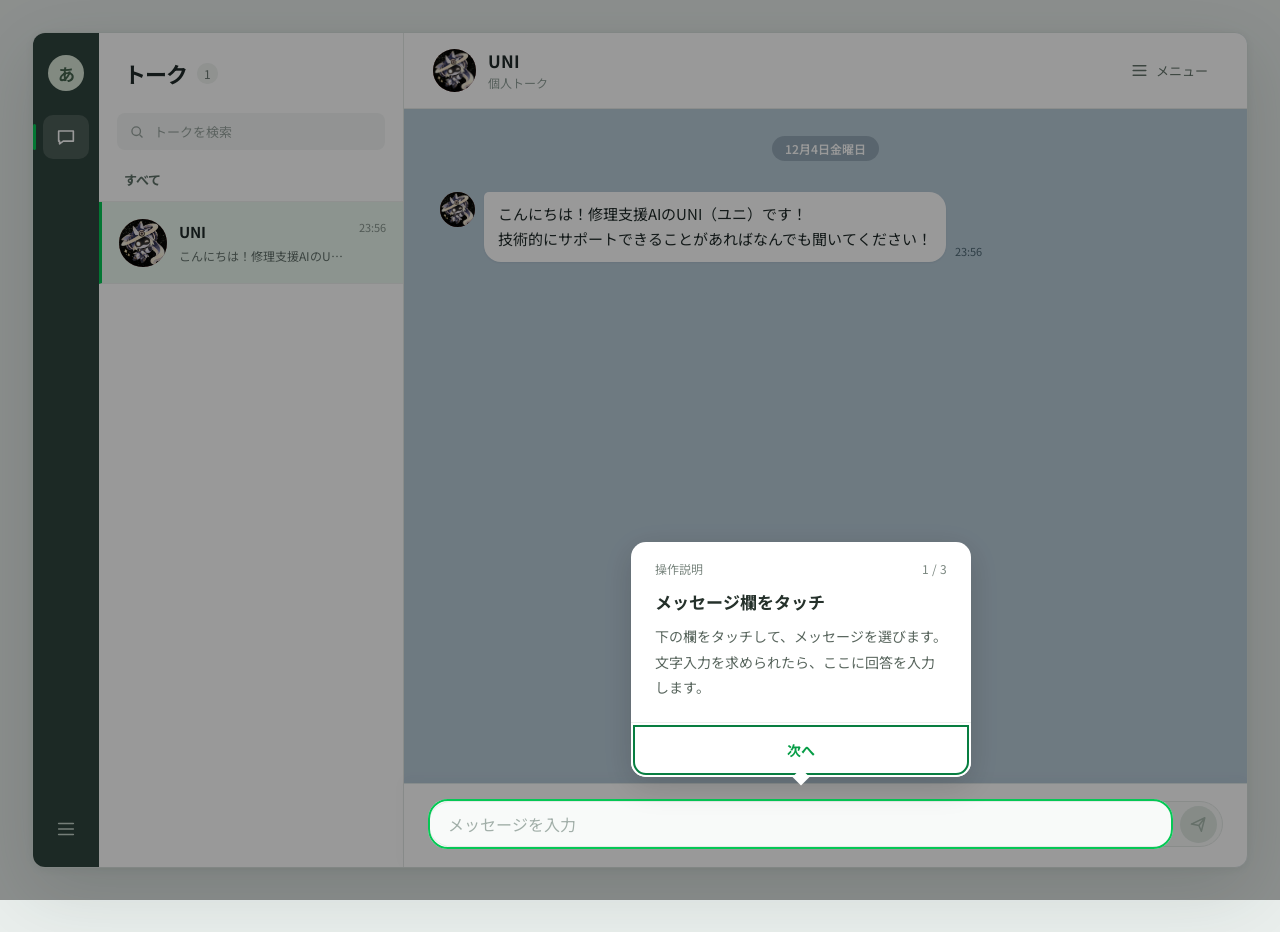
<file: chatTalk/index.html>
<!doctype html>
<html lang="ja">
  <head>
    <meta charset="UTF-8" />
    <meta name="viewport" content="width=device-width, initial-scale=1, interactive-widget=resizes-content" />
    <meta name="theme-color" content="#273d36" />
    <meta name="description" content="チャットを始めましょう！" />
    <title>トーク | chatTalk</title>
    <link rel="icon" type="image/svg+xml" href="data:image/svg+xml,%3Csvg xmlns='http://www.w3.org/2000/svg' viewBox='0 0 64 64'%3E%3Crect width='64' height='64' rx='16' fill='%2306c755'/%3E%3Cpath d='M14 22h36v22H31l-10 7v-7h-7z' fill='white'/%3E%3C/svg%3E" />
    <link rel="stylesheet" href="./styles.css" />
    <link rel="stylesheet" href="./file-card.css" />
    <link rel="stylesheet" href="./image-viewer.css" />
    <script src="./image-viewer.js" defer></script>
    <script src="./file-card.js" defer></script>
    <script src="./clear-card.js" defer></script>
    <script src="./uni-story.js" defer></script>
    <script src="./story-compiler.js" defer></script>
    <script src="./script.js" defer></script>
  </head>
  <body>
    <div class="app-shell">
      <nav class="rail" aria-label="アプリメニュー">
        <div class="rail-avatar" aria-label="自分のプロフィール">あ</div>
        <button class="rail-button active" type="button" aria-label="トーク" aria-current="page">
          <svg viewBox="0 0 24 24" aria-hidden="true"><path d="M4 5.5h16v11H9l-4 3v-3H4z" /></svg>
        </button>
        <div class="rail-spacer"></div>
        <button class="rail-button rail-bottom" id="rail-reset" type="button" aria-label="トークメニュー" aria-haspopup="dialog" aria-controls="chat-menu">
          <svg viewBox="0 0 24 24" aria-hidden="true"><path d="M4 6h16M4 12h16M4 18h16" /></svg>
        </button>
      </nav>

      <aside class="conversation-list" id="conversation-list" aria-label="トーク一覧">
        <div class="list-heading"><h1 id="list-title" tabindex="-1">トーク</h1><span class="list-count" id="list-count"></span></div>
        <div class="list-search"><svg viewBox="0 0 24 24" aria-hidden="true"><circle cx="10.8" cy="10.8" r="6.4"/><path d="m16 16 4.2 4.2"/></svg><span>トークを検索</span></div>
        <div class="list-section">すべて</div>
        <div id="conversation-items"></div>
        <div class="mobile-tabbar" aria-label="現在のタブ"><svg viewBox="0 0 24 24" aria-hidden="true"><path d="M4 5.5h16v11H9l-4 3v-3H4z" /></svg><span>トーク</span></div>
      </aside>

      <main class="chat-panel" id="chat-panel" tabindex="-1">
        <header class="chat-header">
          <button class="back-button" id="back-to-list" type="button" aria-label="トーク一覧に戻る">
            <svg viewBox="0 0 24 24" aria-hidden="true"><path d="m14.5 4-8 8 8 8" /></svg>
          </button>
          <div class="header-person"><div class="avatar avatar-header" aria-hidden="true"></div><div><div class="contact-name"></div><div class="contact-caption">個人トーク</div></div></div>
          <button class="header-reset" id="header-reset" type="button" aria-label="トークメニュー" aria-haspopup="dialog" aria-controls="chat-menu">
            <svg viewBox="0 0 24 24" aria-hidden="true"><path d="M4 6h16M4 12h16M4 18h16" /></svg><span>メニュー</span>
          </button>
        </header>

        <div class="chat-scroll" id="chat-scroll" role="log" aria-live="polite" aria-label="トーク">
          <div class="chat-content" id="messages"></div>
        </div>

        <div class="picker-backdrop" id="picker-backdrop" hidden></div>
        <section class="composer" aria-label="メッセージを作成">
          <div class="choice-panel" id="choice-panel" role="dialog" aria-label="送れるメッセージを選択" hidden>
            <div class="suggestion-heading"><span id="suggestion-heading">送れるメッセージ</span><button id="picker-back" type="button" hidden>戻る</button></div>
            <div class="suggestions" id="suggestions"></div>
            <p class="picker-empty" id="picker-empty" hidden>以前内容はありません。</p>
          </div>
          <div class="prompt-actions" id="prompt-actions" hidden></div>
          <form id="message-form" class="input-row" autocomplete="off">
            <label class="sr-only" for="message-input">メッセージを入力</label>
            <input id="message-input" type="text" placeholder="メッセージを入力" readonly inputmode="none" enterkeyhint="send" aria-haspopup="dialog" aria-controls="choice-panel" aria-expanded="false" />
            <button id="send-button" class="send-button" type="submit" aria-label="送信" disabled>
              <svg viewBox="0 0 24 24" aria-hidden="true"><path d="m3 11.5 17-8-4.4 17-3.1-7.2zM12.5 13.3 20 3.5" /></svg>
            </button>
          </form>
        </section>
      </main>
      <section class="chat-placeholder" aria-label="トークを選択">
        <svg viewBox="0 0 48 48" aria-hidden="true"><path d="M8 10h32v24H22L12 41v-7H8z"/><path d="M16 19h16M16 25h11"/></svg>
        <h2>トークを選択</h2>
        <p>左の一覧から、話したい相手を選んでください。</p>
      </section>
    </div>
    <dialog id="chat-menu" class="reset-dialog" aria-label="トークメニュー">
      <form method="dialog" class="chat-menu-actions">
        <button class="menu-close" aria-label="閉じる">×</button>
        <button type="button" id="menu-undo">送信取り消し</button>
        <button type="button" id="menu-reset">UNIとのトークをやり直す</button>
      </form>
    </dialog>
    <dialog id="reset-dialog" class="reset-dialog" role="alertdialog" aria-labelledby="reset-title" aria-describedby="reset-description">
      <div class="reset-dialog-body" aria-live="polite" aria-atomic="true">
        <h2 id="reset-title">リセットの確認</h2>
        <p id="reset-description">UNIのすべてのトーク履歴とメモリをリセットしますか？この処理は取り消しできません。</p>
      </div>
      <div class="reset-dialog-actions">
        <button id="reset-cancel" type="button" autofocus>リセットしない</button>
        <button id="reset-confirm" type="button">リセットする</button>
      </div>
    </dialog>
    <dialog id="chat-tutorial" class="tutorial" aria-labelledby="tutorial-title" aria-describedby="tutorial-description">
      <div class="tutorial-spotlight" aria-hidden="true"></div>
      <section class="tutorial-card">
        <div class="tutorial-topline">
          <span class="tutorial-label">操作説明</span>
          <span id="tutorial-step" class="tutorial-step">1 / 3</span>
        </div>
        <div class="tutorial-body" aria-live="polite" aria-atomic="true">
          <h2 id="tutorial-title">メッセージ欄をタッチ</h2>
          <p id="tutorial-description">下の欄をタッチして、メッセージを選びます。文字入力を求められたら、ここに回答を入力します。</p>
        </div>
        <div class="tutorial-footer">
          <button id="tutorial-back" class="tutorial-back" type="button" hidden>戻る</button>
          <button id="tutorial-next" class="tutorial-next" type="button" autofocus><span>次へ</span></button>
        </div>
      </section>
    </dialog>
    <div id="notice" class="notice" role="status" aria-live="polite"></div>
  </body>
</html>
</file>
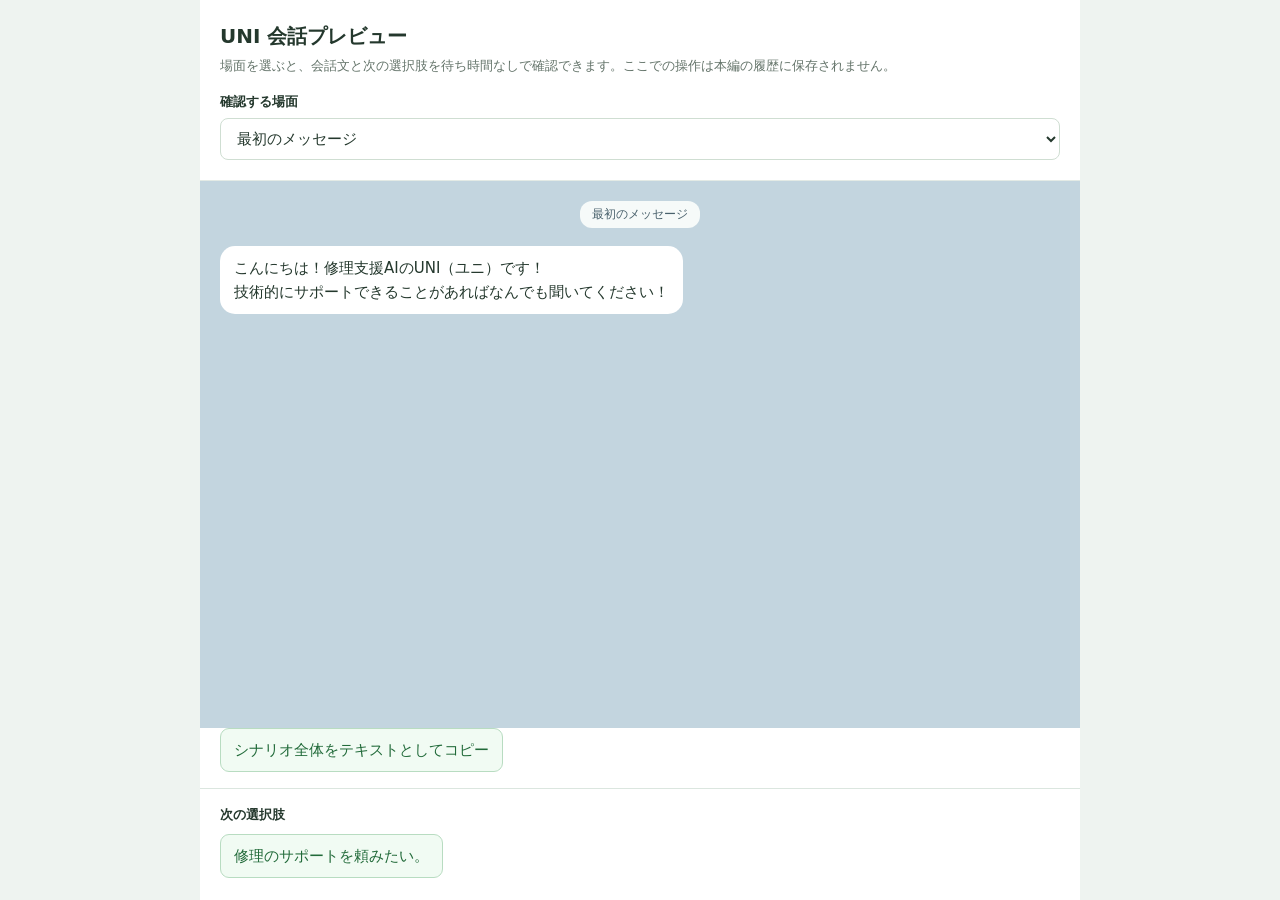
<file: chatTalk/story-preview.html>
<!doctype html>
<html lang="ja">
  <head>
    <meta charset="UTF-8" />
    <meta name="viewport" content="width=device-width, initial-scale=1" />
    <title>UNI 会話プレビュー</title>
    <style>
      * { box-sizing: border-box; }
      body { margin: 0; color: #24382d; background: #eef3f0; font: 15px/1.6 system-ui, sans-serif; }
      .preview-shell { width: min(880px, 100%); min-height: 100dvh; margin: auto; background: #fff; display: flex; flex-direction: column; }
      header { padding: 20px; border-bottom: 1px solid #e3eae5; }
      h1 { margin: 0 0 4px; font-size: 20px; }
      .note { margin: 0 0 15px; color: #64746a; font-size: 13px; }
      label { display: block; margin-bottom: 5px; font-size: 13px; font-weight: 700; }
      select { width: 100%; padding: 10px 12px; border: 1px solid #cfded2; border-radius: 8px; background: #fff; color: inherit; font: inherit; }
      main { flex: 1; padding: 20px; background: #c3d5df; }
      .scene-heading { margin: 0 auto 18px; width: fit-content; padding: 4px 12px; border-radius: 12px; background: #f6faf9; color: #49616c; font-size: 12px; }
      .bubble { max-width: min(78%, 560px); width: fit-content; margin: 0 auto 12px 0; padding: 10px 14px; border-radius: 15px; background: #fff; white-space: pre-wrap; overflow-wrap: anywhere; }
      .bubble.mine { margin: 0 0 12px auto; background: #a9ee8e; }
      .bubble.image { padding: 5px; background: transparent; }
      .bubble.image img { display: block; max-width: 100%; max-height: min(50dvh, 420px); border-radius: 12px; object-fit: contain; }
      .bubble.image .image-fallback { display: grid; place-items: center; width: min(66vw, 300px); min-height: 90px; padding: 14px; border: 1px dashed #bbcfc0; border-radius: 12px; background: #f8faf9; color: #62756a; text-align: center; }
      .bubble.image .image-fallback[hidden], .bubble.image img[hidden] { display: none; }
      .timing { margin: 0 0 18px; color: #4d6571; font-size: 12px; }
      .variant-switch { display: flex; flex-wrap: wrap; gap: 8px; margin: 0 0 18px; }
      .variant-switch button[aria-pressed="true"] { border-color: #158b4b; background: #d6f2df; }
      .text-tools { display: flex; align-items: center; gap: 10px; padding: 0 20px 16px; }
      .copy-status { margin: 0; color: #64746a; font-size: 13px; }
      footer { padding: 16px 20px 22px; border-top: 1px solid #dbe6df; }
      .next-heading { margin: 0 0 8px; font-size: 13px; font-weight: 700; }
      .choices { display: flex; flex-wrap: wrap; gap: 8px; }
      button { padding: 9px 13px; border: 1px solid #b8dcc1; border-radius: 9px; background: #f1fbf3; color: #216a39; font: inherit; text-align: left; cursor: pointer; }
      button:hover { background: #dcf4e2; }
      .error { color: #a12b2b; }
    </style>
    <link rel="stylesheet" href="./file-card.css" />
    <link rel="stylesheet" href="./image-viewer.css" />
    <script src="./image-viewer.js" defer></script>
    <script src="./file-card.js" defer></script>
    <script src="./uni-story.js" defer></script>
    <script src="./story-compiler.js" defer></script>
    <script src="./story-preview.js" defer></script>
  </head>
  <body>
    <div class="preview-shell">
      <header>
        <h1>UNI 会話プレビュー</h1>
        <p class="note">場面を選ぶと、会話文と次の選択肢を待ち時間なしで確認できます。ここでの操作は本編の履歴に保存されません。</p>
        <label for="scene-select">確認する場面</label>
        <select id="scene-select"></select>
      </header>
      <main id="scene-content" aria-live="polite"></main>
      <div class="text-tools">
        <button id="copy-chat-text" type="button">シナリオ全体をテキストとしてコピー</button>
        <p id="copy-status" class="copy-status" role="status" aria-live="polite"></p>
      </div>
      <footer>
        <p class="next-heading">次の選択肢</p>
        <div id="next-choices" class="choices"></div>
      </footer>
    </div>
  </body>
</html>
</file>
<file: chatTalk/styles.css>
@import url('https://fonts.googleapis.com/css2?family=Noto+Sans+JP:wght@400;500;600;700&display=swap');

:root { font-family: 'Noto Sans JP', system-ui, -apple-system, 'Segoe UI', sans-serif; color: #202b2a; background: #e9eeec; font-synthesis: none; }
* { box-sizing: border-box; }
html, body { margin: 0; height: 100%; overscroll-behavior-x: none; }
button, input { font: inherit; }
button { cursor: pointer; }
button:focus-visible, input:focus-visible { outline: 3px solid #087e41; outline-offset: 2px; }
.sr-only { position: absolute; width: 1px; height: 1px; padding: 0; margin: -1px; overflow: hidden; clip: rect(0,0,0,0); white-space: nowrap; border: 0; }
.app-shell { display: flex; width: min(1400px, calc(100% - 64px)); height: min(880px, calc(100dvh - 64px)); min-height: min(570px, calc(100dvh - 64px)); margin: 32px auto; overflow: hidden; border: 1px solid #d8e0dd; border-radius: 13px; background: #fff; box-shadow: 0 22px 70px rgba(36,65,58,.14), 0 2px 8px rgba(36,65,58,.06); }
.rail { width: 66px; flex: 0 0 66px; background: #30453e; display: flex; flex-direction: column; align-items: center; padding: 22px 0 16px; gap: 24px; color: #fff; }
.rail-avatar { width: 36px; height: 36px; border-radius: 50%; display: grid; place-items: center; background: #d9e7d8; color: #46644f; font-size: 17px; font-weight: 700; }
.rail-button { border: 0; color: #c3d2ca; background: transparent; height: 44px; width: 46px; border-radius: 10px; display: grid; place-items: center; }
.rail-button.active { color: #fff; background: rgba(255,255,255,.14); position: relative; }
.rail-button.active::before { content: ''; position: absolute; height: 26px; width: 3px; border-radius: 2px; background: #06c755; left: -10px; }
.rail-button:hover, .header-reset:hover { background: rgba(255,255,255,.18); }
.rail-button svg, .header-reset svg { width: 22px; height: 22px; fill: none; stroke: currentColor; stroke-width: 1.8; stroke-linecap: round; stroke-linejoin: round; }
.rail-spacer { flex: 1; }
.conversation-list { flex: 0 0 305px; min-width: 0; border-right: 1px solid #e5e9e7; background: #fff; }
.list-heading { height: 80px; display: flex; align-items: center; gap: 10px; padding: 0 25px; }
.list-heading h1 { font-size: 22px; margin: 0; font-weight: 700; letter-spacing: -.04em; }
.list-count { font-size: 12px; color: #6e7b75; background: #f0f3f1; padding: 2px 7px; border-radius: 10px; }
.list-search { margin: 0 18px 20px; height: 37px; border-radius: 8px; background: #f4f6f5; color: #9aa5a1; display: flex; gap: 9px; align-items: center; padding: 0 12px; font-size: 13px; }
.list-search svg { height: 16px; width: 16px; fill: none; stroke: currentColor; stroke-width: 2; }
.list-section { color: #60736a; font-size: 13px; font-weight: 700; padding: 0 25px 12px; border-bottom: 1px solid #eef1ef; }
.conversation-item { display: flex; align-items: center; gap: 12px; width: 100%; min-height: 82px; padding: 12px 17px; background: #fff; border: 0; border-left: 3px solid transparent; border-bottom: 1px solid #edf1ee; text-align: left; color: inherit; touch-action: manipulation; }
.conversation-item[aria-current="true"] { background: #eaf7ee; border-left-color: #06c755; }
.mobile-tabbar,.back-button { display: none; }
.avatar { border-radius: 50%; flex: none; display: grid; place-items: center; color: #fff; background: linear-gradient(145deg,#e9ab95,#ba6e79); font-weight: 700; box-shadow: inset 0 1px 2px rgba(255,255,255,.2); }
.avatar img, .rail-avatar img { display: block; width: 100%; height: 100%; border-radius: inherit; object-fit: cover; }
.avatar-image-error { padding: 3px; color: #273d36; font-size: 8px; line-height: 1; text-align: center; overflow-wrap: anywhere; }
.avatar-small { height: 48px; width: 48px; font-size: 19px; }
.conversation-summary { min-width: 0; flex: 1; }
.conversation-title { display: block; font-size: 15px; font-weight: 700; margin-bottom: 5px; }
.conversation-preview { display: block; color: #65736e; font-size: 12px; white-space: nowrap; overflow: hidden; text-overflow: ellipsis; }
.conversation-side { align-self: stretch; display: flex; flex-direction: column; align-items: flex-end; justify-content: space-between; min-width: 25px; }
.conversation-time { color: #87958f; font-size: 11px; margin-top: 5px; }
.unread-badge { display: grid; place-items: center; min-width: 21px; height: 21px; padding: 0 5px; border-radius: 12px; background: #06c755; color: #fff; font-size: 12px; font-weight: 700; line-height: 1; }
.unread-badge[hidden] { display: none; }
.chat-panel { flex: 1; min-width: 0; display: flex; flex-direction: column; background: #b8cbd8; }
.chat-placeholder { display: none; flex: 1; min-width: 0; flex-direction: column; align-items: center; justify-content: center; padding: 32px; background: #f5f8f6; color: #84978c; text-align: center; }
.chat-placeholder svg { width: 56px; height: 56px; margin-bottom: 18px; fill: none; stroke: #a5bbad; stroke-width: 1.5; stroke-linecap: round; stroke-linejoin: round; }
.chat-placeholder h2 { margin: 0 0 10px; color: #61776a; font-size: 18px; font-weight: 600; }
.chat-placeholder p { margin: 0; font-size: 13px; line-height: 1.8; }
.app-shell.list-only .chat-panel { display: none; }
.app-shell.list-only .chat-placeholder { display: flex; }
.chat-header { height: 76px; flex: 0 0 76px; background: #fff; border-bottom: 1px solid #e8ece9; display: flex; align-items: center; justify-content: space-between; padding: 0 29px; z-index: 1; }
.header-person { display: flex; align-items: center; gap: 12px; }
.avatar-header { width: 43px; height: 43px; font-size: 18px; }
.contact-name { font-size: 17px; font-weight: 700; line-height: 1.35; }
.contact-caption { color: #91a09a; font-size: 12px; margin-top: 2px; }
.header-reset { color: #64746b; background: transparent; border: 0; display: flex; align-items: center; gap: 7px; border-radius: 8px; padding: 8px 10px; font-size: 13px; }
.header-reset:hover { background: #f0f3f1; }
.header-reset svg { width: 19px; height: 19px; }
.chat-scroll { flex: 1; min-height: 0; overflow-y: auto; overscroll-behavior: contain; touch-action: pan-y; background-color: #b8cbd8; background-image: radial-gradient(rgba(255,255,255,.15) .7px,transparent .7px); background-size: 18px 18px; scrollbar-color: rgba(66,93,105,.3) transparent; }
.chat-content { max-width: 880px; margin: 0 auto; min-height: 100%; padding: 27px 36px 34px; }
.date-label { margin: 0 auto 31px; width: fit-content; color: #fff; background: rgba(62,87,99,.29); border-radius: 13px; padding: 4px 13px; font-size: 12px; font-weight: 600; }
.empty-prompt { margin: min(22vh,150px) auto 0; width: fit-content; max-width: 85%; padding: 8px 14px; border-radius: 14px; color: #536e77; background: rgba(255,255,255,.44); font-size: 13px; text-align: center; }
.message-row { display: flex; align-items: flex-end; gap: 9px; margin-top: 16px; animation: rise .22s ease-out both; }
.message-row.mine { justify-content: flex-end; }
.message-avatar { width: 35px; height: 35px; font-size: 15px; align-self: flex-start; }
.bubble { max-width: min(70%, 480px); padding: 10px 14px; border-radius: 17px; background: #fff; font-size: 15px; line-height: 1.65; white-space: pre-wrap; overflow-wrap: anywhere; box-shadow: 0 1px 2px rgba(38,62,73,.08); }
.bubble.has-image { padding: 5px; overflow: hidden; }
.bubble.has-image .message-text { display: block; padding: 5px 9px 8px; }
.message-image { display: block; width: auto; max-width: 100%; max-height: min(50dvh, 420px); border-radius: 12px; object-fit: contain; }
.image-placeholder { display: grid; place-items: center; box-sizing: border-box; width: min(66vw, 300px); min-height: 160px; padding: 18px; border: 1px dashed #cbd8d2; border-radius: 12px; background: #f6f8f7; color: #64736b; font-size: 14px; text-align: center; }
.message-row.theirs .bubble { border-top-left-radius: 5px; }
.message-row.mine .bubble { background: #a9ee8e; border-top-right-radius: 5px; }
.message-row .bubble.image-only { padding: 0; border-radius: 12px; background: transparent; box-shadow: none; }
.message-meta { color: #4e6874; font-size: 11px; white-space: nowrap; line-height: 1.4; margin-bottom: 2px; }
.message-row.mine .message-meta { text-align: right; }
.typing .bubble { display: flex; align-items: center; gap: 4px; height: 38px; min-width: 52px; }
.typing-dot { width: 6px; height: 6px; border-radius: 50%; background: #8eaaa4; animation: pulse 1s ease-in-out infinite; }
.typing-dot:nth-child(2) { animation-delay: .14s; }.typing-dot:nth-child(3) { animation-delay: .28s; }
.picker-backdrop { position: fixed; inset: 0; z-index: 2; background: rgba(31,48,46,.16); }
.picker-backdrop[hidden],.choice-panel[hidden] { display: none; }
.composer { position: relative; z-index: 3; flex: none; background: #fff; border-top: 1px solid #e0e9e9; padding: 17px 24px 20px; box-shadow: 0 -3px 12px rgba(66,87,94,.04); }
.choice-panel { position: absolute; bottom: calc(100% + 9px); left: 24px; right: 24px; max-height: min(50dvh,360px); overflow-y: auto; padding: 16px; background: #fff; border: 1px solid #e4ebe7; border-radius: 15px; box-shadow: 0 12px 42px rgba(23,52,45,.19); }
.suggestion-heading { display: flex; justify-content: space-between; color: #63756e; font-size: 13px; font-weight: 700; margin: 0 2px 12px; }
.suggestion-heading button { border: 0; background: none; color: #266c44; font: inherit; cursor: pointer; }
.suggestion-heading button[hidden],.picker-empty[hidden] { display: none; }
.picker-empty { margin: 6px 2px 2px; color: #63756e; font-size: 14px; }
.suggestions { display: flex; flex-direction: column; gap: 7px; }
.suggestion { width: 100%; border-radius: 9px; padding: 11px 13px; min-height: 44px; border: 1px solid #e2ede6; background: #f4fbf6; color: #266c44; font-size: 14px; font-weight: 600; text-align: left; transition: background .15s; }
.suggestion:not(:disabled):hover { background: #dcf7e4; }
.suggestion.is-sent { color: #8a9b90; background: #f1f4f2; border-color: #e7ebe8; cursor: default; }
.suggestion.is-history-entry { background: #f0edfa; border-color: #d8ceef; color: #5b4b87; }
.suggestion.is-history-entry:not(:disabled):hover { background: #e9e2f7; }
.suggestion.is-return-entry { background: #fff3e7; border-color: #ead2b7; color: #815525; }
.suggestion.is-return-entry:not(:disabled):hover { background: #ffe9d4; }
.prompt-actions { display: flex; flex-wrap: wrap; gap: 8px; margin-bottom: 10px; }
.prompt-actions[hidden] { display: none; }
.prompt-actions button { border: 1px solid #d8e8de; border-radius: 18px; background: #f4fbf6; color: #266c44; padding: 8px 12px; font-size: 13px; font-weight: 600; }
.prompt-actions button:hover { background: #dcf7e4; }
.prompt-actions .show-choices { background: #fff; color: #536e77; border-color: #dce4e0; }
.input-row { display: flex; align-items: center; gap: 12px; border: 1px solid #e5eae7; background: #f8faf9; border-radius: 24px; min-height: 46px; padding: 3px 5px 3px 17px; }
.input-row:focus-within { background: #fff; border-color: #72c996; box-shadow: 0 0 0 3px rgba(6,199,85,.09); }
.input-row input { border: 0; outline: none; background: transparent; color: #26342d; width: 100%; min-width: 0; font-size: 16px; cursor: text; }
.input-row input[readonly] { cursor: pointer; caret-color: transparent; }
.input-row input::placeholder { color: #a2afa9; }
.input-row input:disabled { cursor: default; }
.input-row input:focus-visible { outline: none; }
.send-button { border: none; display: grid; place-items: center; flex: 0 0 37px; height: 37px; border-radius: 50%; background: #06c755; color: white; transition: background .15s; }
.send-button:hover:not(:disabled) { background: #05ac4a; }
.send-button:disabled { background: #dfe8e2; color: #aabbb0; cursor: default; }
.send-button svg { width: 19px; height: 19px; fill: none; stroke: currentColor; stroke-linejoin: round; stroke-linecap: round; stroke-width: 1.9; }
.notice { position: fixed; z-index: 5; left: 50%; bottom: 26px; transform: translate(-50%,12px); max-width: min(90vw,440px); background: #253c32; color: #fff; border-radius: 9px; padding: 11px 16px; font-size: 13px; text-align: center; box-shadow: 0 8px 24px rgba(0,0,0,.2); opacity: 0; pointer-events: none; transition: opacity .2s, transform .2s; }
.notice.visible { opacity: 1; transform: translate(-50%,0); }
.reset-dialog { width: min(340px, calc(100% - 40px)); max-height: calc(100dvh - 32px); padding: 0; border: 0; border-radius: 15px; color: #25312b; background: #fff; box-shadow: 0 12px 48px rgba(0,0,0,.18); }
.reset-dialog::backdrop { background: rgba(0,0,0,.4); }
.chat-menu-actions { display: grid; padding: 10px; }
.chat-menu-actions button { padding: 12px; border: 0; background: transparent; text-align: left; font: inherit; }
.chat-menu-actions button:hover:enabled { background: #f0f3f1; }
.chat-menu-actions .menu-close { justify-self: end; line-height: 1; }
.reset-dialog-body { padding: 25px 25px 24px; text-align: center; }
.reset-dialog h2 { margin: 0 0 13px; font-size: 17px; font-weight: 700; line-height: 1.5; }
.reset-dialog p { margin: 0; font-size: 14px; line-height: 1.85; overflow-wrap: anywhere; }
.reset-dialog-actions { display: flex; border-top: 1px solid #edf0ee; }
.reset-dialog-actions button { flex: 1; min-width: 0; min-height: 54px; padding: 14px 8px; border: 0; background: #fff; color: #68756d; font-size: 14px; }
.reset-dialog-actions button + button { border-left: 1px solid #edf0ee; color: #069d46; font-weight: 700; }
.reset-dialog-actions button:hover { background: #f5f8f6; }
.reset-dialog-actions button:focus-visible { outline-offset: -4px; }
.tutorial { position: fixed; inset: 0; width: 100%; height: 100%; max-width: none; max-height: none; margin: 0; padding: 0; border: 0; background: transparent; color: #25312b; overflow: hidden; overscroll-behavior: contain; }
.tutorial::backdrop { background: transparent; }
.tutorial-spotlight { position: absolute; border: 2px solid #06c755; border-radius: 20px; box-shadow: 0 0 0 9999px rgba(0,0,0,.4); pointer-events: none; }
.tutorial[data-step="1"] .tutorial-spotlight,.tutorial[data-step="3"] .tutorial-spotlight { border-radius: 50%; }
.tutorial-card { position: absolute; display: flex; flex-direction: column; width: min(340px, calc(100% - 32px)); border-radius: 15px; background: #fff; box-shadow: 0 8px 32px rgba(0,0,0,.16); animation: tutorial-enter .2s ease-out; }
.tutorial-card::after { content: ''; position: absolute; bottom: -6px; left: var(--pointer-left,50%); width: 12px; height: 12px; background: #fff; transform: translateX(-50%) rotate(45deg); }
.tutorial:is([data-step="2"], [data-step="3"]) .tutorial-card::after { top: -6px; bottom: auto; }
.tutorial-topline { display: flex; align-items: center; justify-content: space-between; gap: 12px; flex: none; padding: 18px 24px 0; }
.tutorial-label,.tutorial-step { color: #7b8780; font-size: 12px; }
.tutorial-body { min-height: 0; padding: 12px 24px 22px; overflow-y: auto; }
.tutorial h2 { margin: 0 0 10px; font-size: 17px; line-height: 1.5; font-weight: 700; }
.tutorial p { margin: 0; color: #59665e; font-size: 14px; line-height: 1.8; }
.tutorial-footer { display: flex; flex: none; border-top: 1px solid #edf0ee; }
.tutorial-footer button { flex: 1; min-width: 0; min-height: 54px; padding: 14px 8px; border: 0; background: #fff; color: #68756d; font-size: 14px; }
.tutorial-back { border-radius: 0 0 0 15px; }
.tutorial-footer .tutorial-next { border-left: 1px solid #edf0ee; border-radius: 0 0 15px 0; color: #069d46; font-weight: 700; }
.tutorial-back[hidden] + .tutorial-next { border-left: 0; border-bottom-left-radius: 15px; }
.tutorial-footer button:hover { background: #f5f8f6; }
.tutorial button:focus-visible { outline: 2px solid #087e41; outline-offset: -4px; }
@keyframes tutorial-enter { from { opacity: 0; transform: translateY(6px); } to { opacity: 1; transform: translateY(0); } }
@media (max-height: 440px) {
  .tutorial-topline { padding: 12px 20px 0; }
  .tutorial-body { padding: 8px 20px 14px; }
  .tutorial h2 { margin-bottom: 6px; }
  .tutorial p { font-size: 13px; line-height: 1.7; }
  .tutorial-footer button { min-height: 46px; padding: 10px 8px; }
}
@keyframes rise { from { opacity: 0; transform: translateY(6px); } to { opacity: 1; transform: translateY(0); } }
@keyframes pulse { 0%,60%,100% { opacity: .35; transform: translateY(0); } 30% { opacity: 1; transform: translateY(-3px); } }
@media (max-width: 950px) { .app-shell { width: 100%; height: 100dvh; min-height: 0; margin: 0; border: 0; border-radius: 0; } .conversation-list { flex-basis: 260px; } }
@media (max-width: 700px) {
  html,body { overflow: hidden; }
  .app-shell { position: fixed; top: var(--visual-top,0px); left: 0; width: 100%; height: var(--visual-height,100dvh); margin: 0; }
  .rail { display: none; }
  .conversation-list { display: flex; flex-direction: column; flex: 1 1 100%; min-width: 0; border: 0; }
  .chat-panel { display: none; }
  .app-shell.list-only .chat-placeholder { display: none; }
  .app-shell.mobile-chat-open .conversation-list { display: none; }
  .app-shell.mobile-chat-open .chat-panel { display: flex; }
  .list-heading { height: 76px; padding: 0 22px; }
  .list-heading h1 { font-size: 27px; }
  .list-search { margin: 0 16px 18px; }
  .list-section { padding: 0 22px 12px; }
  .conversation-item, .conversation-item[aria-current="true"] { background: #fff; border-left: 0; border-bottom: 1px solid #edf1ee; padding: 14px 20px; }
  .mobile-tabbar { margin-top: auto; min-height: 65px; padding-bottom: env(safe-area-inset-bottom); border-top: 1px solid #e9eeeb; display: flex; flex-direction: column; justify-content: center; align-items: center; gap: 2px; color: #08ad50; font-size: 11px; font-weight: 700; }
  .mobile-tabbar svg { width: 23px; height: 23px; fill: none; stroke: currentColor; stroke-width: 1.8; stroke-linejoin: round; }
  .chat-header { height: 66px; flex-basis: 66px; padding: 0 14px 0 7px; justify-content: flex-start; }
  .back-button { display: grid; place-items: center; width: 37px; height: 42px; margin-right: 4px; padding: 0; border: 0; background: transparent; color: #354a41; }
  .back-button svg { width: 23px; height: 23px; fill: none; stroke: currentColor; stroke-width: 2; stroke-linecap: round; stroke-linejoin: round; }
  .chat-header .header-reset { margin-left: auto; }
  .chat-content { padding: 23px 15px 30px; }
  .composer { padding: 12px 13px max(13px, env(safe-area-inset-bottom)); }
  .app-shell.keyboard-open .composer { padding-bottom: 10px; }
  .choice-panel { left: 10px; right: 10px; bottom: calc(100% + 6px); max-height: min(55dvh,450px); }
  .bubble { max-width: min(79%, 480px); font-size: 15px; }
  .header-reset span { display: none; }
  .header-reset { padding: 8px; }
  .reset-dialog-actions button:focus-visible { outline: none; }
}
@media (hover: hover) and (pointer: fine) {
  .conversation-item:hover { background: #dff4e6; }
}
@media (prefers-reduced-motion: reduce) { *,*::before,*::after { animation-duration: .01ms !important; transition-duration: .01ms !important; } }
</file>
<file: chatTalk/file-card.css>
.file-card { display: flex; align-items: center; gap: .75em; line-height: 1.45; color: #357b69; }
.file-card strong { display: block; color: #18251f; font-size: 1.12em; }
.file-icon { flex: 0 0 3.4em; height: 3.4em; display: grid; place-items: center; border: 1px solid #ccc; border-radius: .65em; background: white; }
.file-icon::before { content: ''; width: 1.55em; height: 1.95em; background: linear-gradient(135deg, #909090 50%, transparent 51%) bottom right / .53em .53em no-repeat, white; border: 2px solid #909090; clip-path: polygon(0 0, 100% 0, 100% 73%, 66% 100%, 0 100%); }
</file>
<file: chatTalk/image-viewer.css>
button.image-trigger {
  display: block;
  max-width: 100%;
  padding: 0;
  border: 0;
  border-radius: 12px;
  background: transparent;
  cursor: zoom-in;
}
html:has(.image-viewer[open]) { overflow: hidden; }
.image-viewer {
  position: fixed;
  inset: 0;
  width: 100%;
  height: 100%;
  max-width: none;
  max-height: none;
  margin: 0;
  border: 0;
  padding: 0;
  overflow: hidden;
  background: #111;
}
button.image-viewer-close {
  display: block;
  width: 100%;
  height: 100%;
  border: 0;
  border-radius: 0;
  padding: 0;
  background: transparent;
  cursor: zoom-out;
}
.image-viewer-close > * { display: block; width: 100%; height: 100%; object-fit: contain; }
.image-viewer-save {
  position: absolute;
  bottom: max(16px, env(safe-area-inset-bottom));
  right: max(16px, env(safe-area-inset-right));
  padding: 10px 16px;
  border-radius: 8px;
  background: white;
  color: #24382d;
}
</file>
